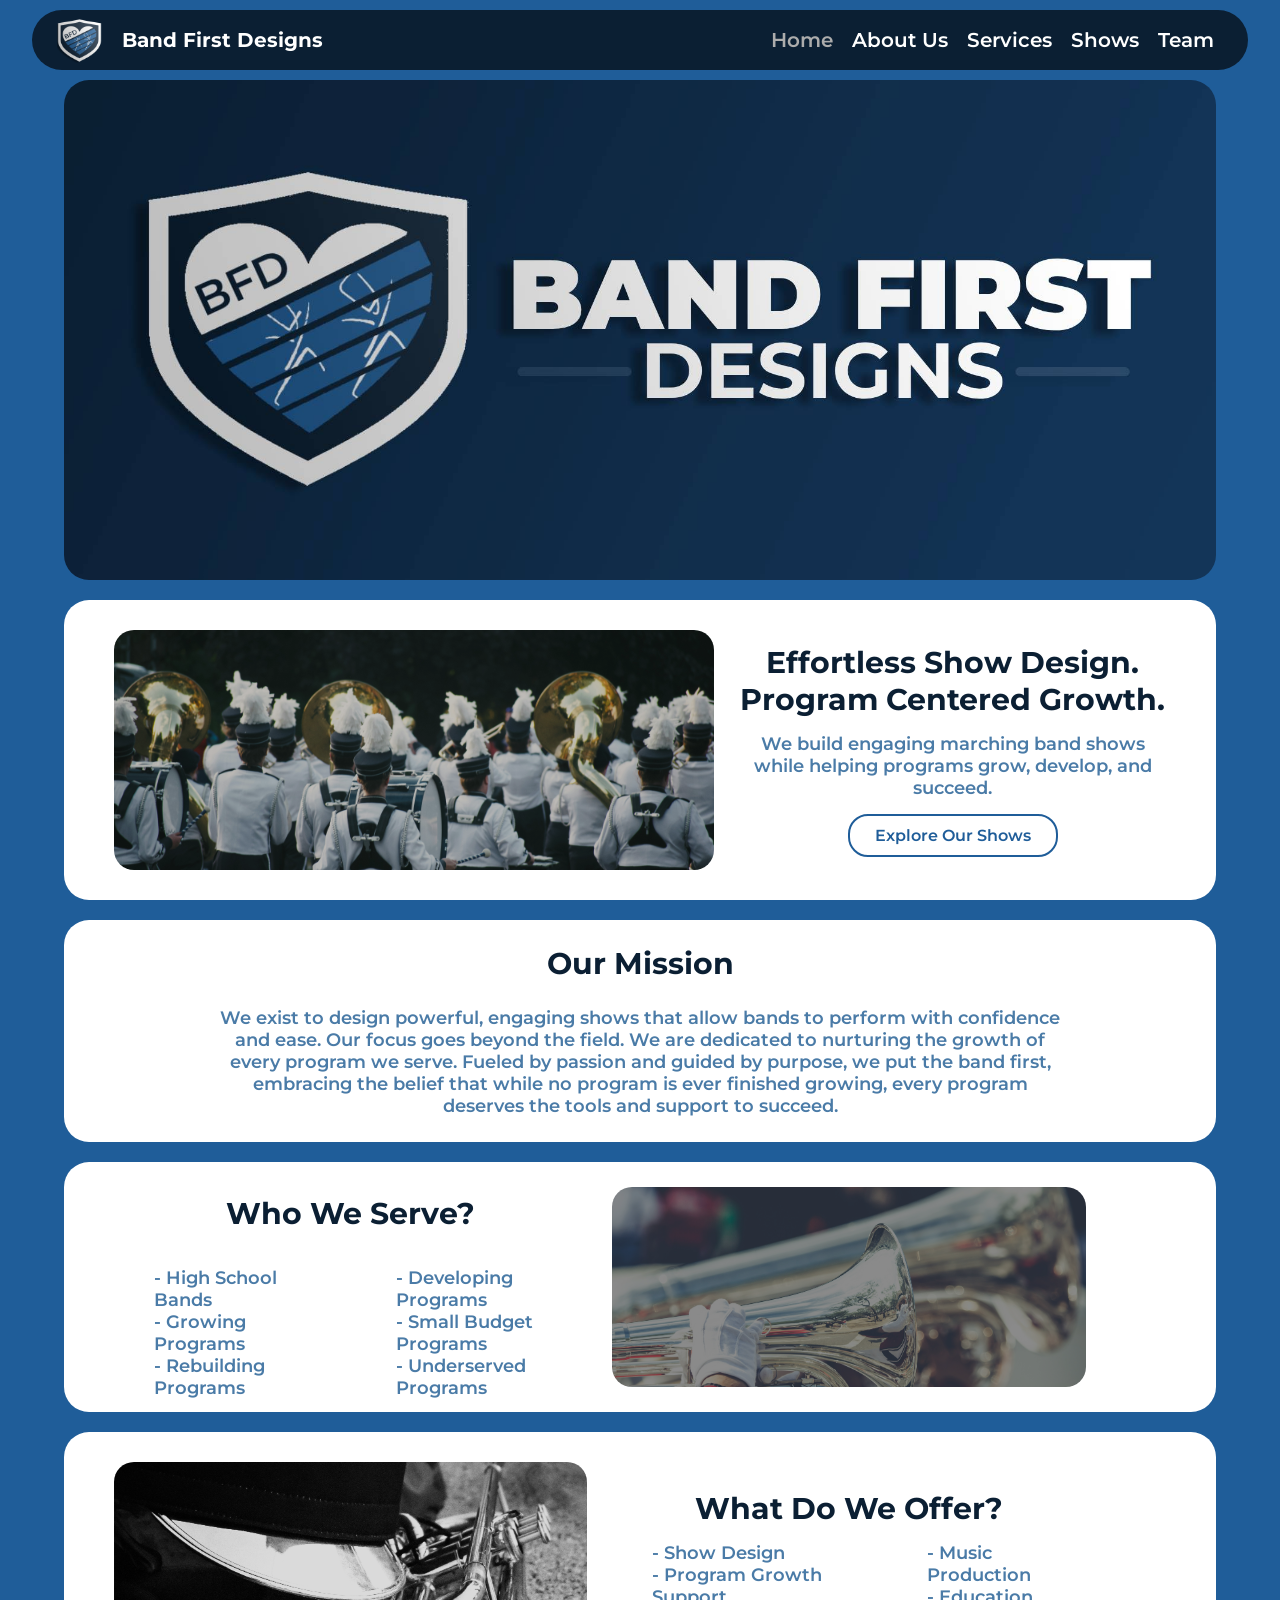
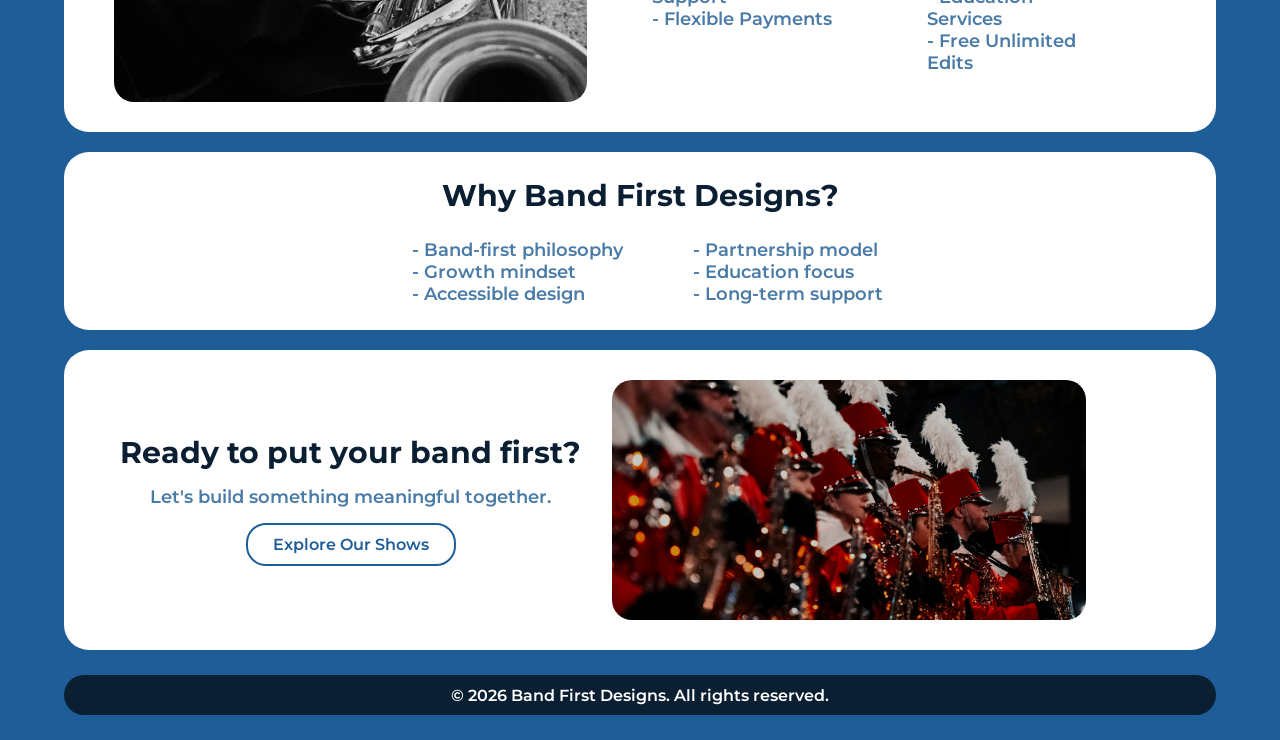
<file: index.html>
<!doctype html>
<html lang="en">
  <head>
    <meta charset="UTF-8" />
    <meta name="viewport" content="width=device-width, initial-scale=1.0" />
    <title>Home | Band First Designs</title>
    <link
      href="https://fonts.googleapis.com/css2?family=Material+Symbols+Outlined"
      rel="stylesheet"
    />
    <link rel="stylesheet" href="css/style.css" />
    <link rel="stylesheet" href="css/home.css" />
    <link rel="shortcut icon" href="img/BFD_Logo.png" type="image/x-icon" />
  </head>
  <body>
    <header>
      <div class="headerContainer">
        <div class="logoContainer">
          <img
            src="img/BFD_Logo.png"
            alt="Band First Designs Logo"
            class="logo"
          />
          <h2>Band First Designs</h2>
        </div>
        <button class="menuToggle">
          <span class="material-symbols-outlined">menu</span>
        </button>
        <nav>
          <ul>
            <li><a href="index.html" class="navActive">Home</a></li>
            <li><a href="pages/about.html">About Us</a></li>
            <li><a href="pages/services.html">Services</a></li>
            <li><a href="pages/shows.html">Shows</a></li>
            <li><a href="pages/team.html">Team</a></li>
          </ul>
        </nav>
      </div>
    </header>
    <div class="headerSpace"></div>
    <div class="headerImg"></div>
    <section>
      <div class="homeHero">
        <div class="img imgMobile"></div>
        <div class="content">
          <h3>
            Effortless Show Design. <br />
            Program Centered Growth.
          </h3>
          <p>
            We build engaging marching band shows while helping programs grow,
            develop, and succeed.
          </p>
          <a href="pages/shows.html" class="button">Explore Our Shows</a>
        </div>
      </div>
      <div class="mission">
        <div class="content">
          <h3>Our Mission</h3>
          <p>
            We exist to design powerful, engaging shows that allow bands to
            perform with confidence and ease. Our focus goes beyond the field.
            We are dedicated to nurturing the growth of every program we serve.
            Fueled by passion and guided by purpose, we put the band first,
            embracing the belief that while no program is ever finished growing,
            every program deserves the tools and support to succeed.
          </p>
        </div>
      </div>
      <div class="serve">
        <div class="content">
          <div class="imgMobile"></div>
          <h3>Who We Serve?</h3>
          <div class="list">
            <div class="first">
              <ul>
                <li>- High School Bands</li>
                <li>- Growing Programs</li>
                <li>- Rebuilding Programs</li>
              </ul>
            </div>
            <div class="second">
              <ul>
                <li>- Developing Programs</li>
                <li>- Small Budget Programs</li>
                <li>- Underserved Programs</li>
              </ul>
            </div>
          </div>
        </div>
        <div class="img"></div>
      </div>
      <div class="offer">
        <div class="img imgMobile"></div>
        <div class="content">
          <h3>What Do We Offer?</h3>
          <div class="list">
            <div class="first">
              <ul>
                <li>- Show Design</li>
                <li>- Program Growth Support</li>
                <li>- Flexible Payments</li>
              </ul>
            </div>
            <div class="second">
              <ul>
                <li>- Music Production</li>
                <li>- Education Services</li>
                <li>- Free Unlimited Edits</li>
              </ul>
            </div>
          </div>
        </div>
      </div>
      <div class="why">
        <div class="content">
          <h3>Why Band First Designs?</h3>
          <div class="list">
            <div class="first">
              <ul>
                <li>- Band-first philosophy</li>
                <li>- Growth mindset</li>
                <li>- Accessible design</li>
              </ul>
            </div>
            <div class="second">
              <ul>
                <li>- Partnership model</li>
                <li>- Education focus</li>
                <li>- Long-term support</li>
              </ul>
            </div>
          </div>
        </div>
      </div>
      <div class="bandFirst">
        <div class="imgMobile"></div>
        <div class="content">
          <h3>Ready to put your band first?</h3>
          <p>Let's build something meaningful together.</p>
          <a href="pages/shows.html" class="button">Explore Our Shows</a>
        </div>
        <div class="img"></div>
      </div>
    </section>
    <footer>
      <div class="footerContainer">
        <p>&copy; 2026 Band First Designs. All rights reserved.</p>
      </div>
    </footer>
    <script src="js/moblie.js"></script>
  </body>
</html>
</file>
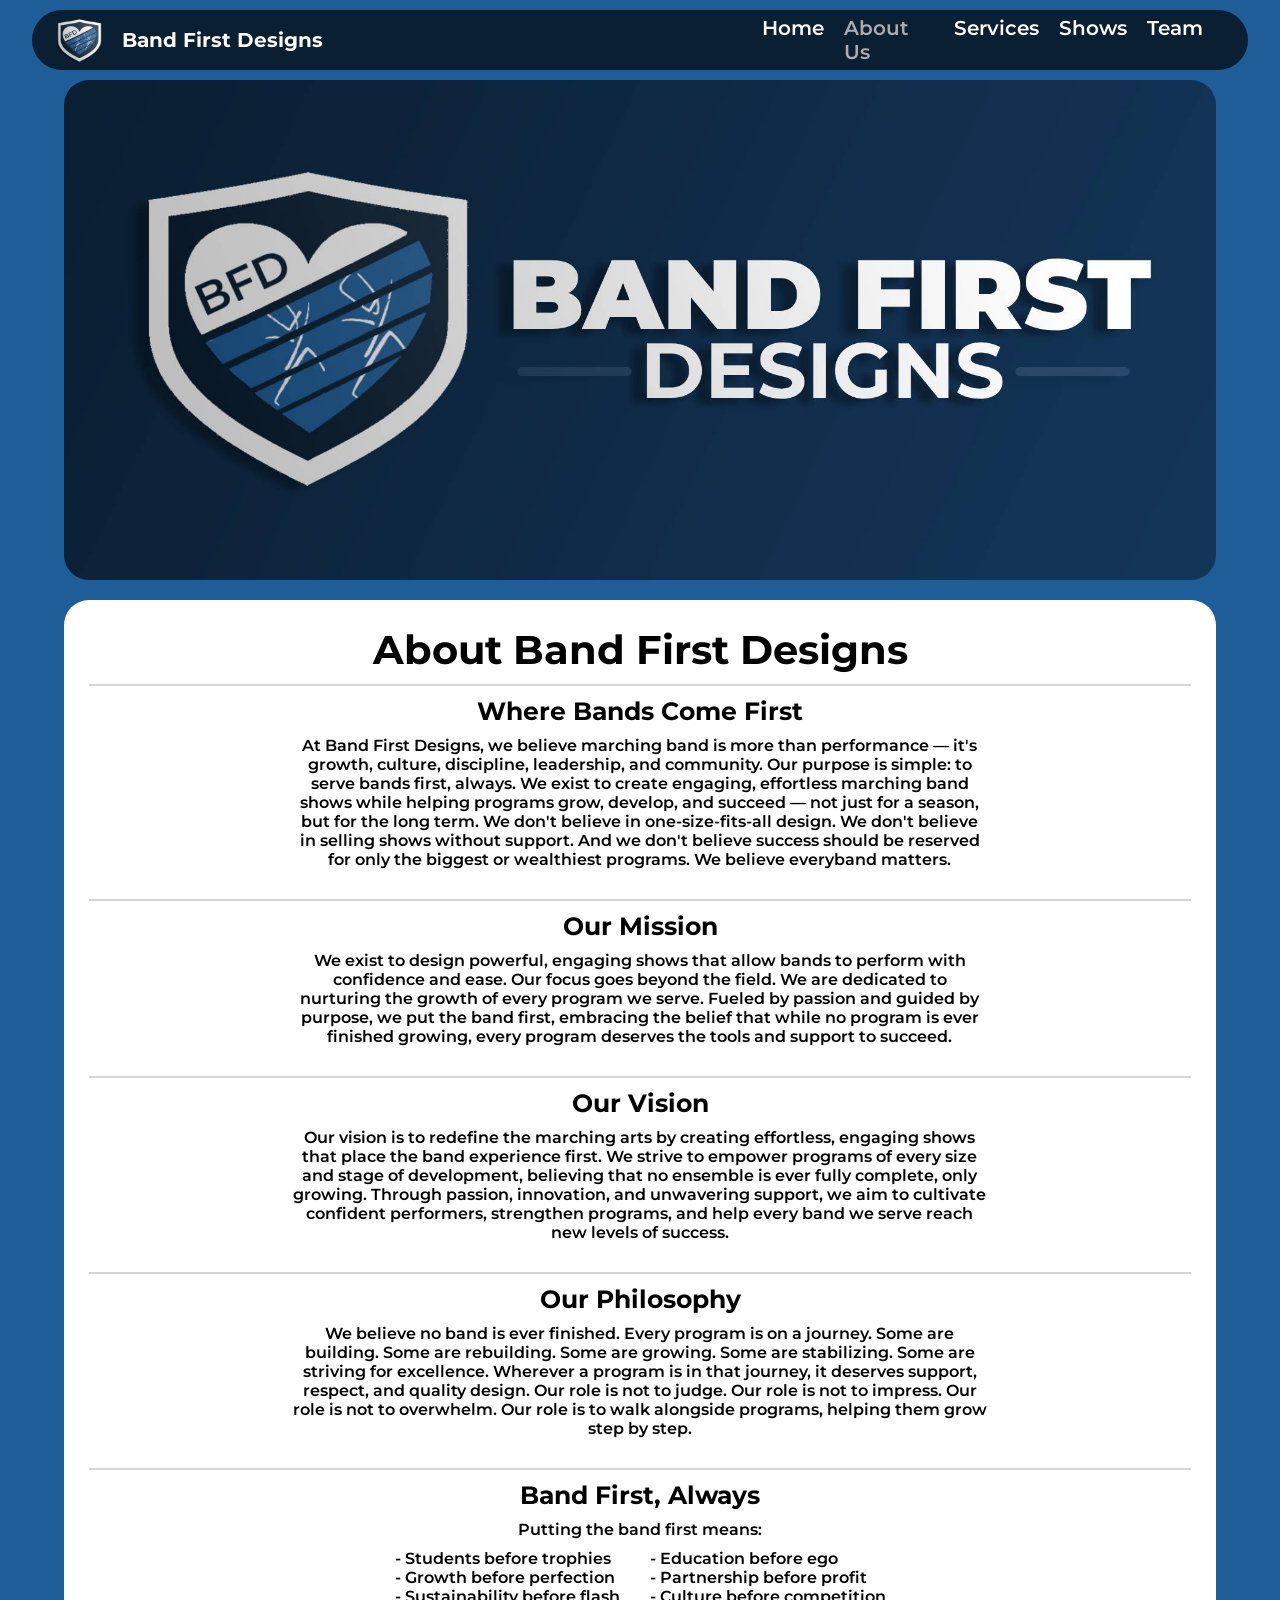
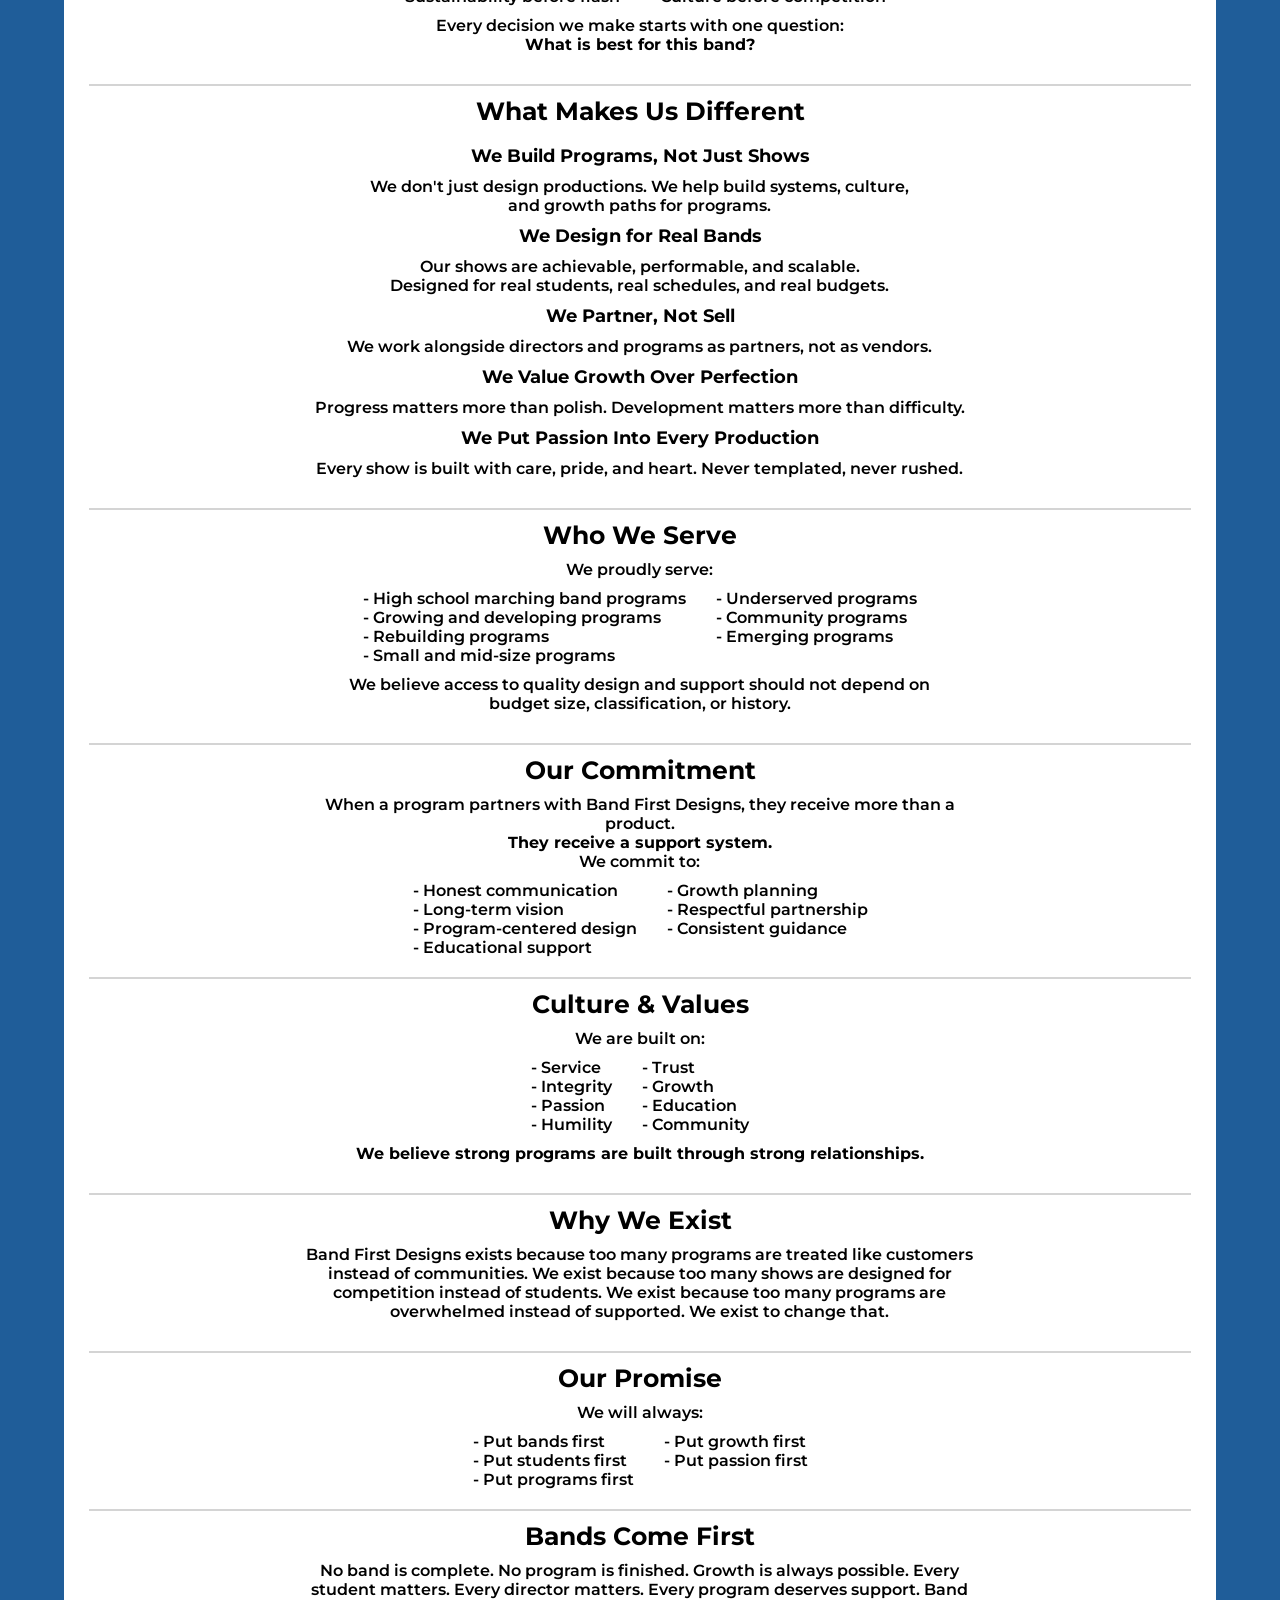
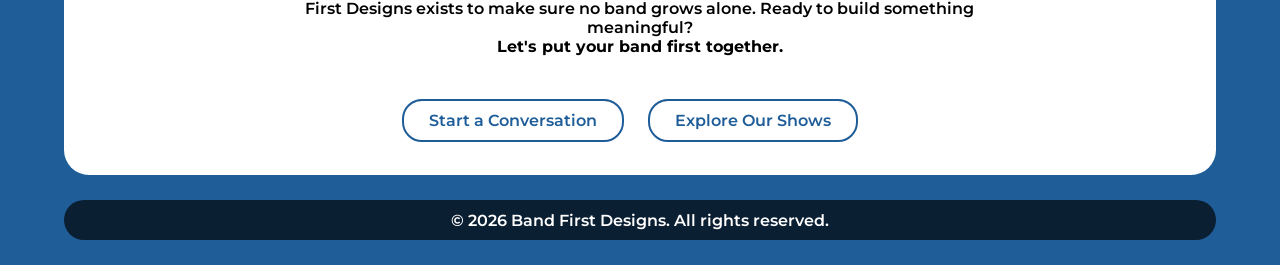
<file: pages/about.html>
<!doctype html>
<html lang="en">
  <head>
    <meta charset="UTF-8" />
    <meta name="viewport" content="width=device-width, initial-scale=1.0" />
    <title>About Us | Band First Designs</title>
    <link
      href="https://fonts.googleapis.com/css2?family=Material+Symbols+Outlined"
      rel="stylesheet"
    />
    <link rel="stylesheet" href="../css/style.css" />
    <link rel="stylesheet" href="../css/about.css" />
    <link rel="shortcut icon" href="../img/BFD_Logo.png" type="image/x-icon" />
  </head>
  <body>
    <header>
      <div class="headerContainer">
        <div class="logoContainer">
          <img
            src="../img/BFD_Logo.png"
            alt="Band First Designs Logo"
            class="logo"
          />
          <h2>Band First Designs</h2>
        </div>
        <button class="menuToggle">
          <span class="material-symbols-outlined">menu</span>
        </button>
        <nav>
          <ul>
            <li><a href="../index.html">Home</a></li>
            <li><a href="about.html" class="navActive">About Us</a></li>
            <li><a href="services.html">Services</a></li>
            <li><a href="shows.html">Shows</a></li>
            <li><a href="team.html">Team</a></li>
          </ul>
        </nav>
      </div>
    </header>
    <div class="headerSpace"></div>
    <div class="headerImg"></div>
    <section>
      <h1>About Band First Designs</h1>
      <div class="content">
        <h3>Where Bands Come First</h3>
        <p>
          At Band First Designs, we believe marching band is more than
          performance — it's growth, culture, discipline, leadership, and
          community. Our purpose is simple: to serve bands first, always. We
          exist to create engaging, effortless marching band shows while helping
          programs grow, develop, and succeed — not just for a season, but for
          the long term. We don't believe in one-size-fits-all design. We don't
          believe in selling shows without support. And we don't believe success
          should be reserved for only the biggest or wealthiest programs. We
          believe everyband matters.
        </p>
      </div>
      <div class="content">
        <h3>Our Mission</h3>
        <p>
          We exist to design powerful, engaging shows that allow bands to
          perform with confidence and ease. Our focus goes beyond the field. We
          are dedicated to nurturing the growth of every program we serve.
          Fueled by passion and guided by purpose, we put the band first,
          embracing the belief that while no program is ever finished growing,
          every program deserves the tools and support to succeed.
        </p>
      </div>
      <div class="content">
        <h3>Our Vision</h3>
        <p>
          Our vision is to redefine the marching arts by creating effortless,
          engaging shows that place the band experience first. We strive to
          empower programs of every size and stage of development, believing
          that no ensemble is ever fully complete, only growing. Through
          passion, innovation, and unwavering support, we aim to cultivate
          confident performers, strengthen programs, and help every band we
          serve reach new levels of success.
        </p>
      </div>
      <div class="content">
        <h3>Our Philosophy</h3>
        <p>
          We believe no band is ever finished. Every program is on a journey.
          Some are building. Some are rebuilding. Some are growing. Some are
          stabilizing. Some are striving for excellence. Wherever a program is
          in that journey, it deserves support, respect, and quality design. Our
          role is not to judge. Our role is not to impress. Our role is not to
          overwhelm. Our role is to walk alongside programs, helping them grow
          step by step.
        </p>
      </div>
      <div class="content">
        <h3>Band First, Always</h3>
        <p>Putting the band first means:</p>
        <div class="list">
          <div class="firstList">
            <ul>
              <li>- Students before trophies</li>
              <li>- Growth before perfection</li>
              <li>- Sustainability before flash</li>
            </ul>
          </div>
          <div class="secondList">
            <ul>
              <li>- Education before ego</li>
              <li>- Partnership before profit</li>
              <li>- Culture before competition</li>
            </ul>
          </div>
        </div>
        <p>
          Every decision we make starts with one question:
          <br />
          <span class="bold">What is best for this band?</span>
        </p>
      </div>
      <div class="content">
        <h3>What Makes Us Different</h3>
        <br />
        <h4>We Build Programs, Not Just Shows</h4>
        <p>
          We don't just design productions. We help build systems, culture,
          <br />
          and growth paths for programs.
        </p>
        <h4>We Design for Real Bands</h4>
        <p>
          Our shows are achievable, performable, and scalable.
          <br />
          Designed for real students, real schedules, and real budgets.
        </p>
        <h4>We Partner, Not Sell</h4>
        <p>
          We work alongside directors and programs as partners, not as vendors.
        </p>
        <h4>We Value Growth Over Perfection</h4>
        <p>
          Progress matters more than polish. Development matters more than
          difficulty.
        </p>
        <h4>We Put Passion Into Every Production</h4>
        <p>
          Every show is built with care, pride, and heart. Never templated,
          never rushed.
        </p>
      </div>
      <div class="content">
        <h3>Who We Serve</h3>
        <p>We proudly serve:</p>
        <div class="list">
          <div class="firstList">
            <ul>
              <li>- High school marching band programs</li>
              <li>- Growing and developing programs</li>
              <li>- Rebuilding programs</li>
              <li>- Small and mid-size programs</li>
            </ul>
          </div>
          <div class="secondList">
            <ul>
              <li>- Underserved programs</li>
              <li>- Community programs</li>
              <li>- Emerging programs</li>
            </ul>
          </div>
        </div>
        <p>
          We believe access to quality design and support should not depend on
          <br />
          budget size, classification, or history.
        </p>
      </div>
      <div class="content">
        <h3>Our Commitment</h3>
        <p>
          When a program partners with Band First Designs, they receive more
          than a product.
          <br />
          <span class="bold">They receive a support system.</span>
          <br />
          We commit to:
        </p>
        <div class="list">
          <div class="firstList">
            <ul>
              <li>- Honest communication</li>
              <li>- Long-term vision</li>
              <li>- Program-centered design</li>
              <li>- Educational support</li>
            </ul>
          </div>
          <div class="secondList">
            <ul>
              <li>- Growth planning</li>
              <li>- Respectful partnership</li>
              <li>- Consistent guidance</li>
            </ul>
          </div>
        </div>
      </div>
      <div class="content">
        <h3>Culture & Values</h3>
        <p>We are built on:</p>
        <div class="list">
          <div class="firstList">
            <ul>
              <li>- Service</li>
              <li>- Integrity</li>
              <li>- Passion</li>
              <li>- Humility</li>
            </ul>
          </div>
          <div class="secondList">
            <ul>
              <li>- Trust</li>
              <li>- Growth</li>
              <li>- Education</li>
              <li>- Community</li>
            </ul>
          </div>
        </div>
        <p>
          <span class="bold"
            >We believe strong programs are built through strong
            relationships.</span
          >
        </p>
      </div>
      <div class="content">
        <h3>Why We Exist</h3>
        <p>
          Band First Designs exists because too many programs are treated like
          customers instead of communities. We exist because too many shows are
          designed for competition instead of students. We exist because too
          many programs are overwhelmed instead of supported. We exist to change
          that.
        </p>
      </div>
      <div class="content">
        <h3>Our Promise</h3>
        <p>We will always:</p>
        <div class="list">
          <div class="firstList">
            <ul>
              <li>- Put bands first</li>
              <li>- Put students first</li>
              <li>- Put programs first</li>
            </ul>
          </div>
          <div class="secondList">
            <ul>
              <li>- Put growth first</li>
              <li>- Put passion first</li>
            </ul>
          </div>
        </div>
      </div>
      <div class="content">
        <h3>Bands Come First</h3>
        <p>
          No band is complete. No program is finished. Growth is always
          possible. Every student matters. Every director matters. Every program
          deserves support. Band First Designs exists to make sure no band grows
          alone. Ready to build something meaningful?
          <br />
          <span class="bold">Let's put your band first together.</span>
        </p>
      </div>
      <div class="buttonContainer">
        <a href="https://discord.gg/7jD4zn3Qxz" class="button" target="_blank"
          >Start a Conversation</a
        >
        <a href="../pages/shows.html" class="button">Explore Our Shows</a>
      </div>
    </section>
    <footer>
      <div class="footerContainer">
        <p>&copy; 2026 Band First Designs. All rights reserved.</p>
      </div>
    </footer>
    <script src="../js/moblie.js"></script>
  </body>
</html>
</file>
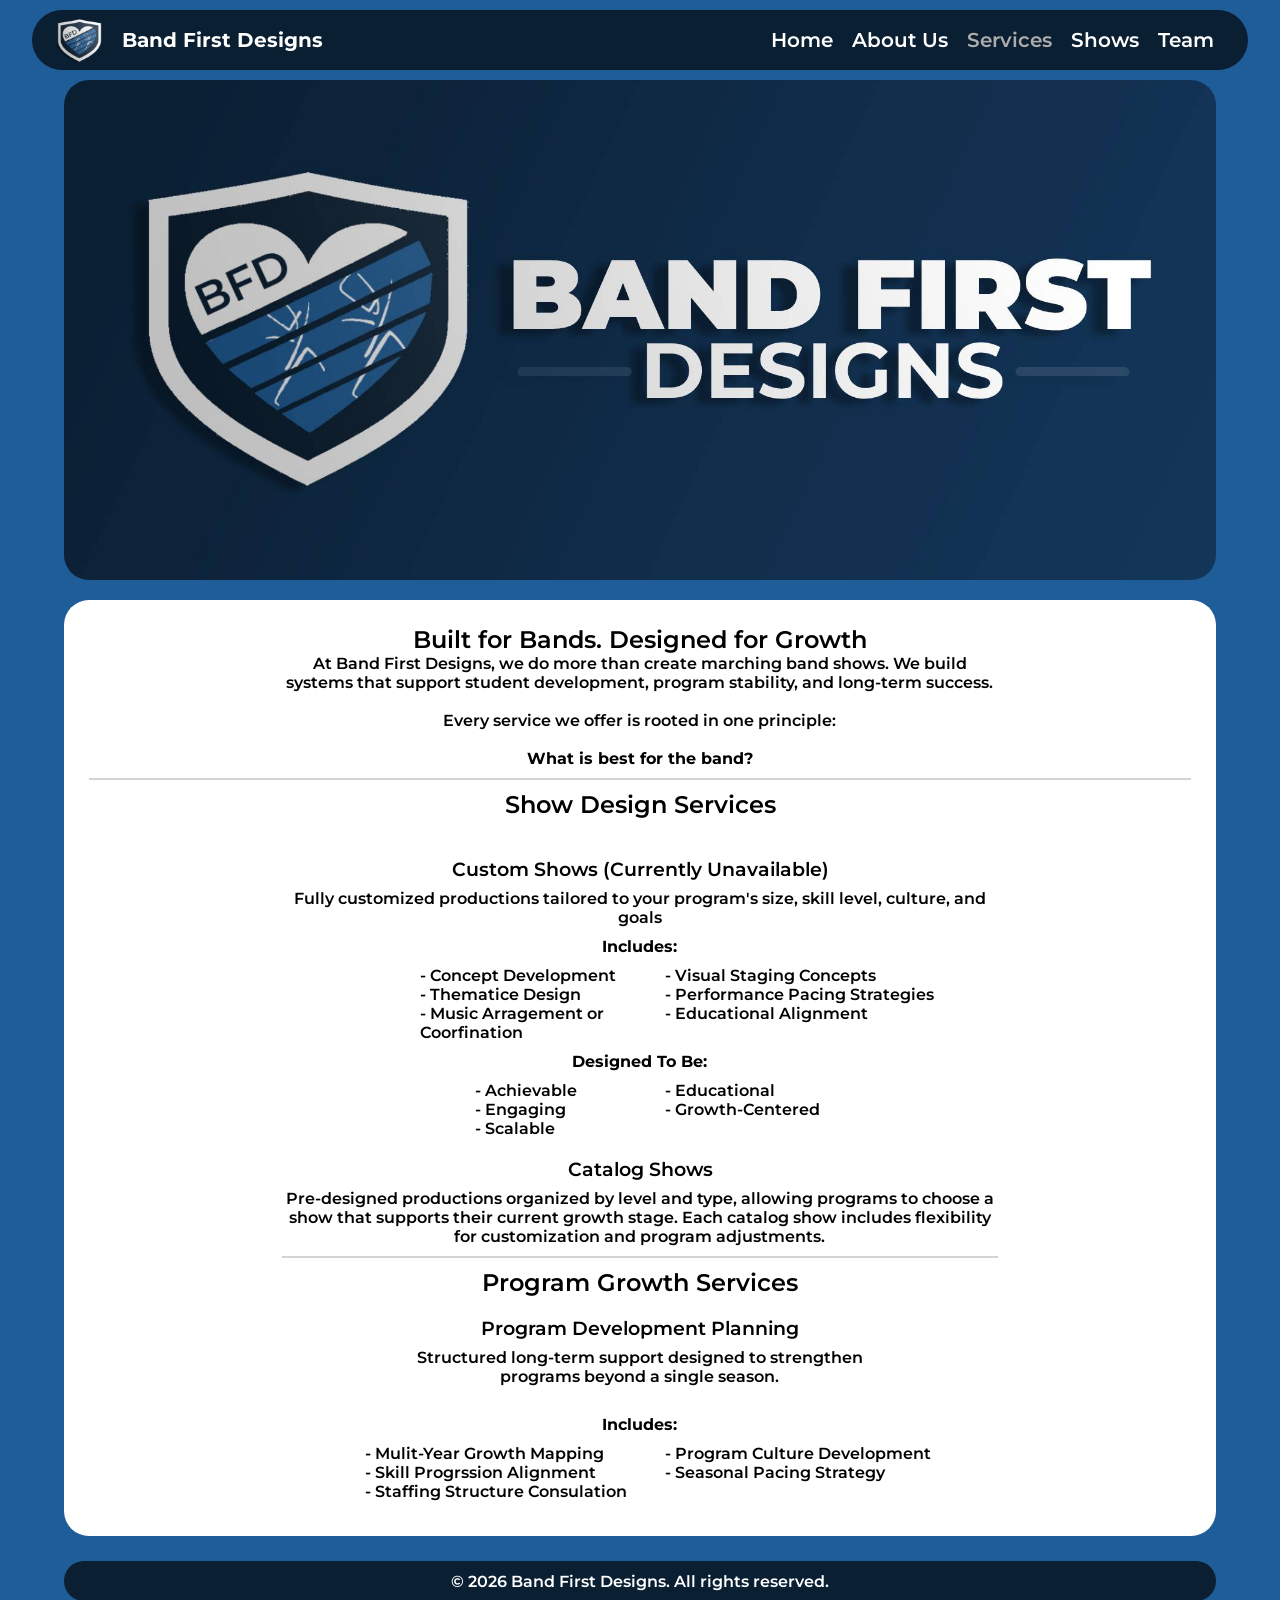
<file: pages/services.html>
<!doctype html>
<html lang="en">
  <head>
    <meta charset="UTF-8" />
    <meta name="viewport" content="width=device-width, initial-scale=1.0" />
    <title>Services | Band First Designs</title>
    <link
      href="https://fonts.googleapis.com/css2?family=Material+Symbols+Outlined"
      rel="stylesheet"
    />
    <link rel="stylesheet" href="../css/services.css" />
    <link rel="stylesheet" href="../css/style.css" />
    <link rel="shortcut icon" href="../img/BFD_Logo.png" type="image/x-icon" />
  </head>
  <body>
    <header>
      <div class="headerContainer">
        <div class="logoContainer">
          <img
            src="../img/BFD_Logo.png"
            alt="Band First Designs Logo"
            class="logo"
          />
          <h2>Band First Designs</h2>
        </div>
        <button class="menuToggle">
          <span class="material-symbols-outlined">menu</span>
        </button>
        <nav>
          <ul>
            <li><a href="../index.html">Home</a></li>
            <li><a href="about.html">About Us</a></li>
            <li><a href="services.html" class="navActive">Services</a></li>
            <li><a href="shows.html">Shows</a></li>
            <li><a href="team.html">Team</a></li>
          </ul>
        </nav>
      </div>
    </header>
    <div class="headerSpace"></div>
    <div class="headerImg"></div>
    <section>
      <div class="growth">
        <h2>Built for Bands. Designed for Growth</h2>
        <p>
          At Band First Designs, we do more than create marching band shows. We
          build systems that support student development, program stability, and
          long-term success.
        </p>
        <br />
        <p>Every service we offer is rooted in one principle:</p>
        <br />
        <p class="bold">What is best for the band?</p>
      </div>
      <div class="show">
        <div class="content">
          <h2>Show Design Services</h2>
          <br />
          <h3>Custom Shows (Currently Unavailable)</h3>
          <p>
            Fully customized productions tailored to your program's size, skill
            level, culture, and goals
          </p>
          <p class="bold title">Includes:</p>
          <div class="list">
            <div class="firstList customFirstList">
              <ul>
                <li>- Concept Development</li>
                <li>- Thematice Design</li>
                <li>- Music Arragement or Coorfination</li>
              </ul>
            </div>
            <div class="secondList">
              <ul>
                <li>- Visual Staging Concepts</li>
                <li>- Performance Pacing Strategies</li>
                <li>- Educational Alignment</li>
              </ul>
            </div>
          </div>
          <p class="bold title">Designed To Be:</p>
          <div class="list">
            <div class="firstList designFirstList">
              <ul>
                <li>- Achievable</li>
                <li>- Engaging</li>
                <li>- Scalable</li>
              </ul>
            </div>
            <div class="secondList">
              <ul>
                <li>- Educational</li>
                <li>- Growth-Centered</li>
              </ul>
            </div>
          </div>
          <h3>Catalog Shows</h3>
          <p>
            Pre-designed productions organized by level and type, allowing
            programs to choose a show that supports their current growth stage.
            Each catalog show includes flexibility for customization and program
            adjustments.
          </p>
        </div>
        <div class="growth">
          <div class="content">
            <h2>Program Growth Services</h2>
            <h3>Program Development Planning</h3>
            <p>
              Structured long-term support designed to strengthen programs
              beyond a single season.
            </p>
            <br />
            <p class="bold title">Includes:</p>
            <div class="list">
              <div class="firstList">
                <ul>
                  <li>- Mulit-Year Growth Mapping</li>
                  <li>- Skill Progrssion Alignment</li>
                  <li>- Staffing Structure Consulation</li>
                </ul>
              </div>
              <div class="secondList">
                <ul>
                  <li>- Program Culture Development</li>
                  <li>- Seasonal Pacing Strategy</li>
                </ul>
              </div>
            </div>
          </div>
        </div>
      </div>
    </section>
    <footer>
      <div class="footerContainer">
        <p>&copy; 2026 Band First Designs. All rights reserved.</p>
      </div>
    </footer>
    <script src="../js/moblie.js"></script>
  </body>
</html>
</file>
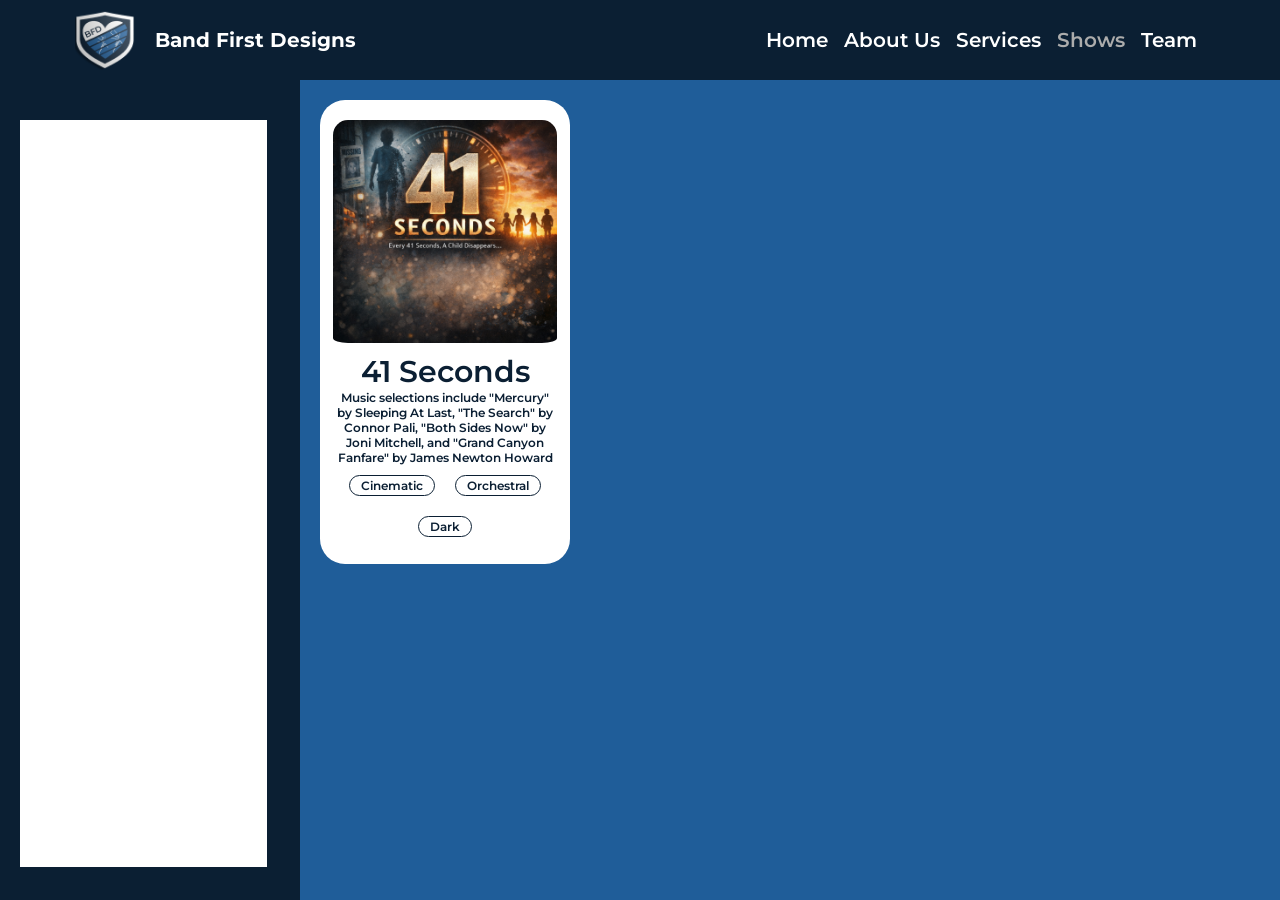
<file: pages/shows.html>
<!doctype html>
<html lang="en">
  <head>
    <meta charset="UTF-8" />
    <meta name="viewport" content="width=device-width, initial-scale=1.0" />
    <title>Shows | Band First Designs</title>
    <link rel="stylesheet" href="../css/style.css" />
    <link rel="stylesheet" href="../css/show.css" />
    <link rel="shortcut icon" href="../img/BFD_Logo.png" type="image/x-icon" />
  </head>
  <body>
    <aside>
      <div class="headerAreaSpace"></div>
      <div class="filters"></div>
    </aside>
    <header>
      <div class="headerContainer">
        <div class="logoContainer">
          <img
            src="../img/BFD_Logo.png"
            alt="Band First Designs Logo"
            class="logo"
          />
          <h2>Band First Designs</h2>
        </div>
        <nav>
          <ul>
            <li><a href="../index.html">Home</a></li>
            <li><a href="about.html">About Us</a></li>
            <li><a href="services.html">Services</a></li>
            <li><a href="shows.html" class="navActive">Shows</a></li>
            <li><a href="team.html">Team</a></li>
          </ul>
        </nav>
      </div>
    </header>
    <div class="headerAreaSpace"></div>
    <div class="main-content">
      <div class="shows">
        <!-- Row 1, 6 Elements per Row-->
        <a href="shows/forthy-one-seconds.html" id="dark">
          <div class="showSelection">
            <img
              src="../img/show/forthyOneSeconds/41_Seconds_Logo.png"
              alt=""
            />
            <h1>41 Seconds</h1>
            <p>
              Music selections include "Mercury" by Sleeping At Last, "The
              Search" by Connor Pali, "Both Sides Now" by Joni Mitchell, and
              "Grand Canyon Fanfare" by James Newton Howard
            </p>
            <div class="tags">
              <div class="tag"><p>Cinematic</p></div>
              <div class="tag"><p>Orchestral</p></div>
              <div class="tag"><p>Dark</p></div>
            </div>
          </div>
        </a>
        <!--
        <a href="shows/">
          <div class="showSelection">
            <img src="../img/placeholder.jpg" alt="" />
            <h1>Show Selection</h1>
            <p>Little About The Show</p>
          </div>
        </a>
        <a href="shows/">
          <div class="showSelection">
            <img src="../img/placeholder.jpg" alt="" />
            <h1>Show Selection</h1>
            <p>Little About The Show</p>
          </div>
        </a>
        <a href="shows/">
          <div class="showSelection">
            <img src="../img/placeholder.jpg" alt="" />
            <h1>Show Selection</h1>
            <p>Little About The Show</p>
          </div>
        </a>
        <a href="shows/">
          <div class="showSelection">
            <img src="../img/placeholder.jpg" alt="" />
            <h1>Show Selection</h1>
            <p>Little About The Show</p>
          </div>
        </a>
        <a href="shows/">
          <div class="showSelection">
            <img src="../img/placeholder.jpg" alt="" />
            <h1>Show Selection</h1>
            <p>Little About The Show</p>
          </div>
        </a>
        -->
      </div>
    </div>
  </body>
</html>
</file>
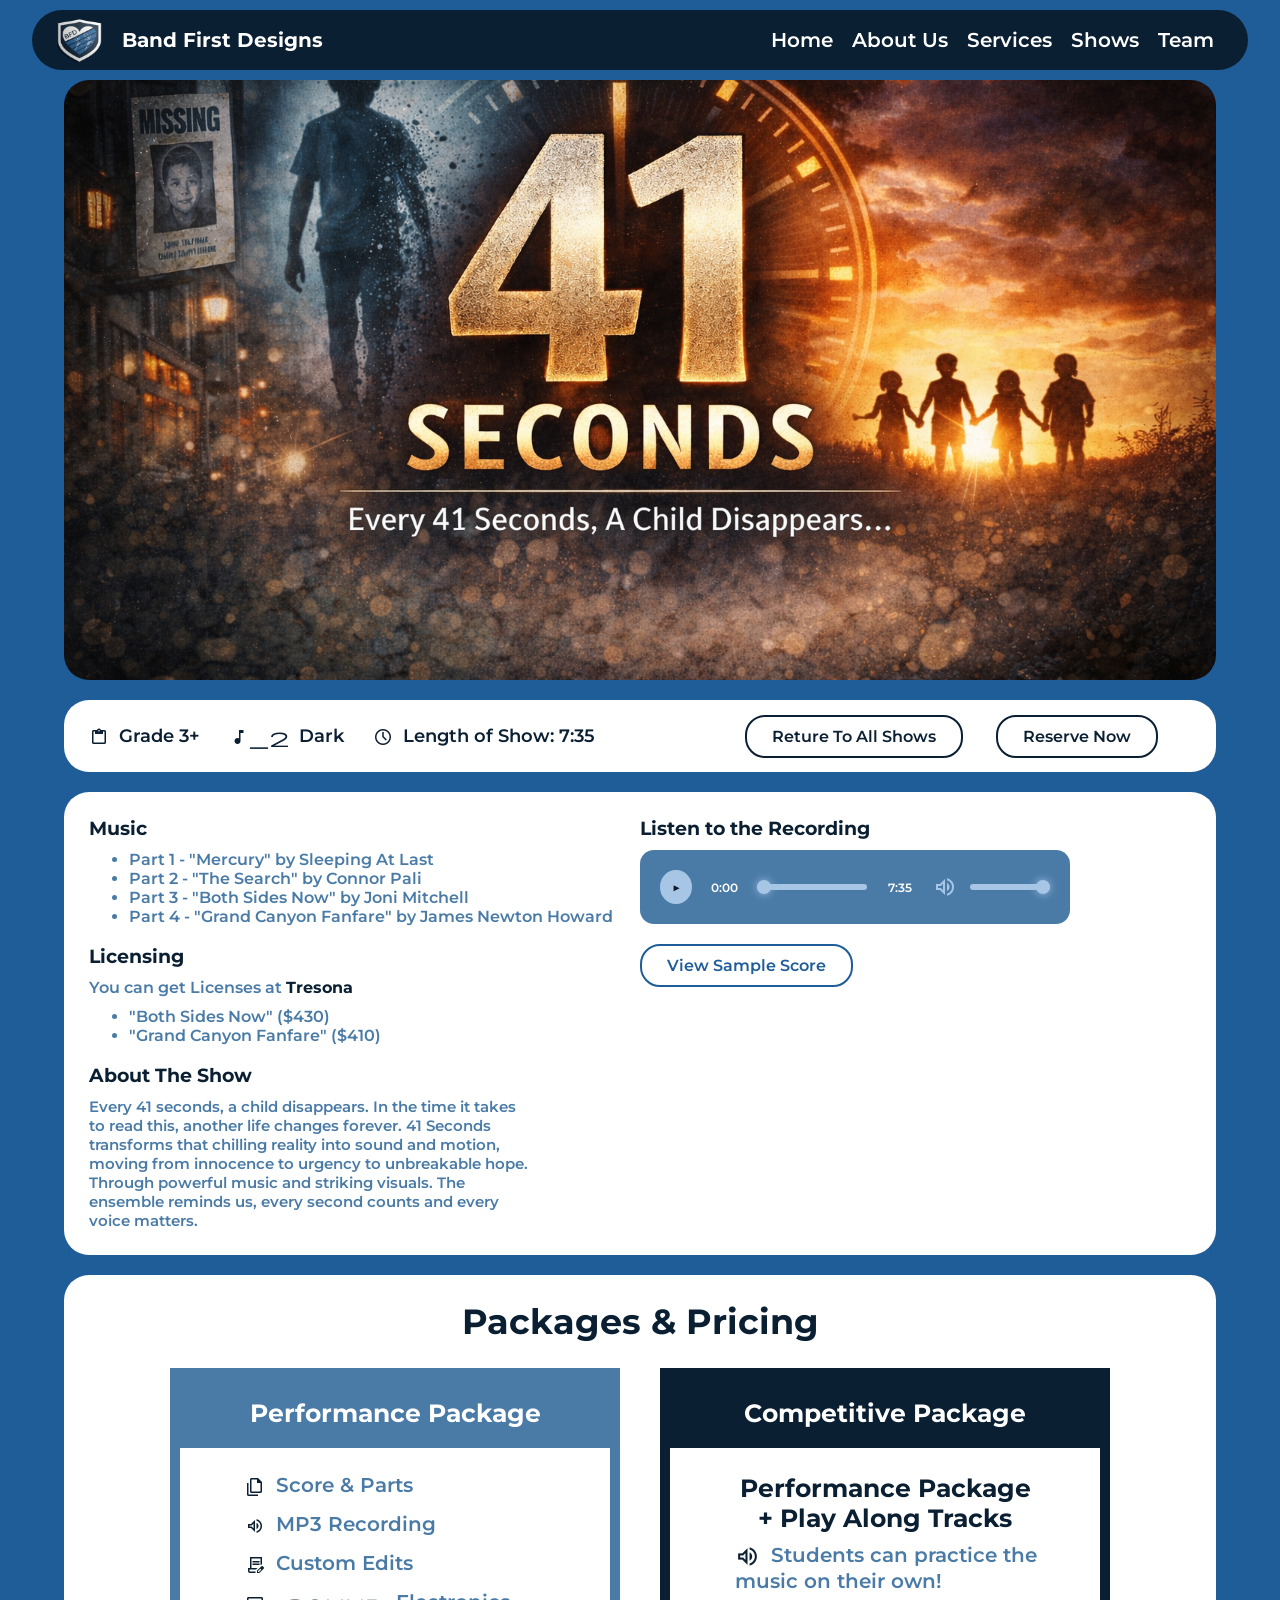
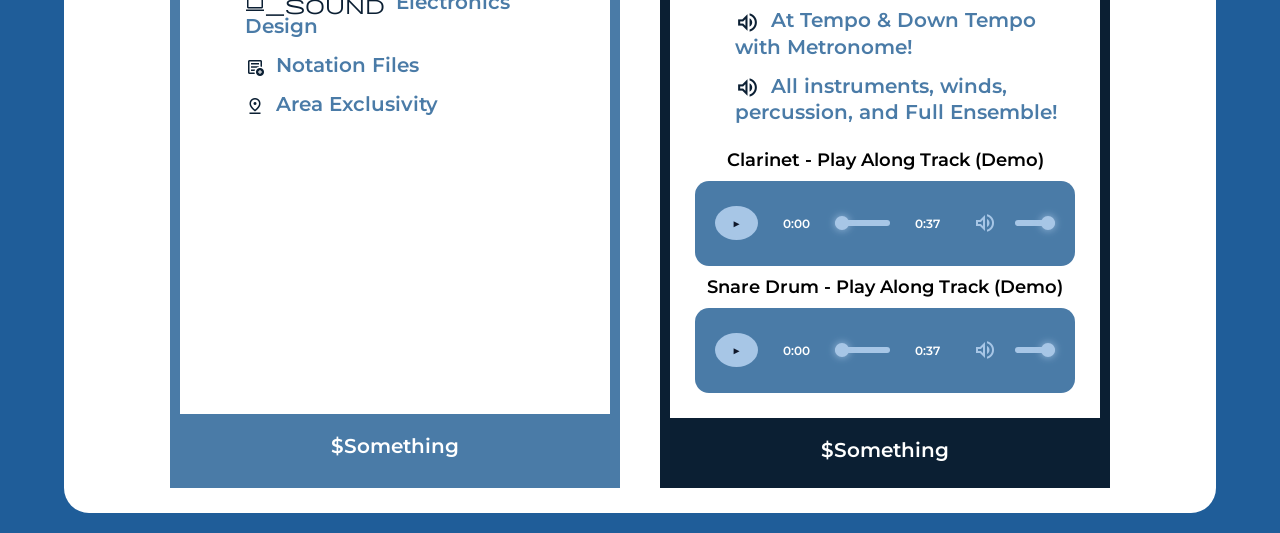
<file: pages/shows/forthy-one-seconds.html>
<!doctype html>
<html lang="en">
  <head>
    <meta charset="UTF-8" />
    <meta name="viewport" content="width=device-width, initial-scale=1.0" />
    <title>41 Seconds | Band First Designs</title>
    <link
      rel="stylesheet"
      href="https://fonts.googleapis.com/css2?family=Material+Symbols+Outlined:opsz,wght,FILL,GRAD@24,400,0,0&"
    />
    <link rel="stylesheet" href="../../css/style.css" />
    <link rel="stylesheet" href="../../css/audioPlayer.css" />
    <link rel="stylesheet" href="../../css/show/41_Seconds.css" />
    <link
      rel="shortcut icon"
      href="../../img/BFD_Logo.png"
      type="image/x-icon"
    />
  </head>
  <body>
    <header>
      <div class="headerContainer">
        <div class="logoContainer">
          <img
            src="../../img/BFD_Logo.png"
            alt="Band First Designs Logo"
            class="logo"
          />
          <h2>Band First Designs</h2>
        </div>
        <nav>
          <ul>
            <li><a href="../../index.html">Home</a></li>
            <li><a href="../about.html">About Us</a></li>
            <li><a href="../services.html">Services</a></li>
            <li><a href="../shows.html">Shows</a></li>
            <li><a href="../team.html">Team</a></li>
          </ul>
        </nav>
      </div>
    </header>
    <div class="headerSpace"></div>
    <div class="headerImg"></div>
    <section class="firstSection">
      <div class="basicInfo">
        <p>
          <span class="material-symbols-outlined icon"> content_paste </span>
          Grade 3+
        </p>
        <p>
          <span class="material-symbols-outlined icon"> music_note_2 </span>
          Dark
        </p>
        <p>
          <span class="material-symbols-outlined icon"> schedule </span> Length
          of Show: 7:35
        </p>
      </div>
      <div></div>
      <div class="buttons">
        <a href="../shows.html" class="secondaryButton">Reture To All Shows</a>
        <div class="spaceMaker"></div>
        <a href="../error.html" class="secondaryButton">Reserve Now</a>
        <div class="spaceMaker"></div>
        <div class="spaceMaker"></div>
      </div>
    </section>
    <section class="music">
      <div class="musicSelections">
        <h3>Music</h3>
        <ul>
          <li>Part 1 - "Mercury" by Sleeping At Last</li>
          <li>Part 2 - "The Search" by Connor Pali</li>
          <li>Part 3 - "Both Sides Now" by Joni Mitchell</li>
          <li>Part 4 - "Grand Canyon Fanfare" by James Newton Howard</li>
        </ul>
        <br />
        <h3>Licensing</h3>
        <p class="licensing">
          You can get Licenses at
          <a class="link" target="_blank" href="https://tresonamusic.com/"
            >Tresona</a
          >
        </p>
        <ul>
          <li>"Both Sides Now" ($430)</li>
          <li>"Grand Canyon Fanfare" ($410)</li>
        </ul>
        <br />
        <h3>About The Show</h3>
        <p class="showDescription">
          Every 41 seconds, a child disappears. In the time it takes to read
          this, another life changes forever. 41 Seconds transforms that
          chilling reality into sound and motion, moving from innocence to
          urgency to unbreakable hope. Through powerful music and striking
          visuals. The ensemble reminds us, every second counts and every voice
          matters.
        </p>
      </div>
      <div class="playShow">
        <h3>Listen to the Recording</h3>
        <div class="player">
          <audio
            class="js-audio"
            src="../../audio/forthyOneSeconds/41-seconds.mp3"
            preload="metadata"
          ></audio>
          <button class="js-play">▶</button>
          <div class="time"><span class="js-current">0:00</span></div>
          <input class="js-progress" type="range" value="0" />
          <div class="time"><span class="js-duration">0:00</span></div>
          <button class="iconBtn js-volumeIcon" type="button">
            <span class="material-symbols-outlined js-volumeIconSymbol"
              >volume_up</span
            >
          </button>
          <input
            class="js-volume"
            type="range"
            min="0"
            max="1"
            step="0.01"
            value="1"
          />
        </div>
        <a href="../../scores/41-seconds.pdf" class="button"
          >View Sample Score</a
        >
        <div></div>
      </div>
    </section>
    <section class="pricing">
      <div class="textAbove"><h2>Packages & Pricing</h2></div>
      <div class="packages">
        <div></div>
        <div class="performance">
          <h2>Performance Package</h2>
          <div class="packageContent">
            <ul>
              <li>
                <span class="material-symbols-outlined packageIcon">
                  file_copy
                </span>
                Score & Parts
              </li>
              <li>
                <span class="material-symbols-outlined packageIcon">
                  volume_up
                </span>
                MP3 Recording
              </li>
              <li>
                <span class="material-symbols-outlined packageIcon">
                  contract_edit
                </span>
                Custom Edits
              </li>
              <li>
                <span class="material-symbols-outlined packageIcon">
                  computer_sound
                </span>
                Electronics Design
              </li>
              <li>
                <span class="material-symbols-outlined packageIcon">
                  add_notes
                </span>
                Notation Files
              </li>
              <li>
                <span class="material-symbols-outlined packageIcon">
                  pin_drop
                </span>
                Area Exclusivity
              </li>
            </ul>
          </div>
          <h4>$Something</h4>
        </div>
        <div class="competitive">
          <h2>Competitive Package</h2>
          <div class="packageContent competitiveContent">
            <div>
              <h3>
                Performance Package
                <br />
                + Play Along Tracks
              </h3>
              <ul>
                <li>
                  <span class="material-symbols-outlined competitiveIcon">
                    volume_up
                  </span>
                  Students can practice the music on their own!
                </li>
                <li>
                  <span class="material-symbols-outlined competitiveIcon">
                    volume_up
                  </span>
                  At Tempo & Down Tempo with Metronome!
                </li>
                <li>
                  <span class="material-symbols-outlined competitiveIcon">
                    volume_up
                  </span>
                  All instruments, winds, percussion, and Full Ensemble!
                </li>
              </ul>
            </div>
            <div>
              <h5>Clarinet - Play Along Track (Demo)</h5>
              <div class="player example">
                <audio
                  class="js-audio"
                  src="../../audio/forthyOneSeconds/41-Seconds-Demo-1.mp3"
                  preload="metadata"
                ></audio>

                <button class="js-play">▶</button>
                <div class="time"><span class="js-current">0:00</span></div>
                <input class="js-progress" type="range" value="0" />
                <div class="time"><span class="js-duration">0:00</span></div>
                <button class="iconBtn js-volumeIcon" type="button">
                  <span class="material-symbols-outlined js-volumeIconSymbol"
                    >volume_up</span
                  >
                </button>
                <input
                  class="js-volume"
                  type="range"
                  min="0"
                  max="1"
                  step="0.01"
                  value="1"
                />
              </div>
              <h5>Snare Drum - Play Along Track (Demo)</h5>
              <div class="player example">
                <audio
                  class="js-audio"
                  src="../../audio/forthyOneSeconds/41-Seconds-Demo-2.mp3"
                  preload="metadata"
                ></audio>
                <button class="js-play">▶</button>
                <div class="time"><span class="js-current">0:00</span></div>
                <input class="js-progress" type="range" value="0" />
                <div class="time"><span class="js-duration">0:00</span></div>
                <button class="iconBtn js-volumeIcon" type="button">
                  <span class="material-symbols-outlined js-volumeIconSymbol"
                    >volume_up</span
                  >
                </button>
                <input
                  class="js-volume"
                  type="range"
                  min="0"
                  max="1"
                  step="0.01"
                  value="1"
                />
              </div>
            </div>
          </div>
          <h4>$Something</h4>
        </div>
        <div></div>
      </div>
    </section>
    <script src="../../js/audioPlayer.js"></script>
  </body>
</html>
</file>
<file: css/style.css>
@import url("https://fonts.googleapis.com/css2?family=Montserrat:ital,wght@0,100..900;1,100..900&display=swap");

* {
  margin: 0;
  box-sizing: border-box;
  font-family: "Montserrat", sans-serif;
  font-optical-sizing: auto;
  font-weight: 600;
  font-style: normal;
  user-select: none;
}

body {
  background-color: #1f5d99;
}

.headerSpace {
  width: 100%;
  height: 80px;
}

header {
  position: fixed;
  display: flex;
  width: 100%;
  height: 80px;
  justify-content: center;
  align-items: center;
}

.headerContainer {
  background-color: #0b1f33;
  height: 60px;
  display: flex;
  max-width: 1390px;
  width: 95%;
  justify-content: space-between;
  align-items: center;
  border-radius: 50px;
}

nav {
  width: 40%;
  padding-right: 25px;
}

nav ul {
  display: flex;
  justify-content: space-around;
  width: 100%;
  padding: 0;
}

nav ul li {
  list-style: none;
}

nav ul li a {
  text-decoration: none;
  color: white;
  font-size: 20px;
  transition: 0.3s;
}

nav ul li a:hover {
  color: #acacac;
}

.navActive {
  color: #acacac;
  pointer-events: none;
}

.logoContainer {
  height: 75%;
  align-self: center;
  display: flex;
  align-items: center;
}

.logo {
  height: 100%;
  padding-left: 25px;
  display: inline;
}

.logoContainer h2 {
  padding-left: 20px;
  font-size: 20px;
  font-weight: 700;
  color: white;
  display: inline;
}

/** Button Styles */

.button {
  width: fit-content;
  padding: 10px 25px;
  border: 2px solid #1f5d99;
  border-radius: 20px;
  text-decoration: none;
  color: #1f5d99;
  transition: 0.3s;
}

.button:hover {
  background-color: #1f5d99;
  color: white;
}

.secondaryButton {
  width: fit-content;
  padding: 10px 25px;
  border: 2px solid #0b1f33;
  border-radius: 20px;
  text-decoration: none;
  color: #0b1f33;
  transition: 0.3s;
}

.secondaryButton:hover {
  background-color: #0b1f33;
  color: white;
}

/** Footer **/

footer {
  margin: 20px 0;
  height: 50px;
  width: 100%;
  display: flex;
  justify-content: center;
  align-items: center;
}

.footerContainer {
  max-width: 1350px;
  width: 90%;
  height: 80%;
  background-color: #0b1f33;
  color: white;
  border-radius: 25px;
  display: flex;
  justify-content: center;
  align-items: center;
  text-align: center;
}

/* Mobile Navigation */

.menuToggle {
  display: none;
  background: none;
  border: none;
  color: white;
  cursor: pointer;
  padding-right: 25px;
}

.menuToggle .material-symbols-outlined {
  font-size: 32px;
  transition: 0.3s;
}

/* Mobile Styles */

@media (max-width: 900px) {
  nav {
    position: absolute;
    top: 80px;
    left: 50%;
    transform: translateX(-50%);
    width: 95%;
    background-color: #0b1f33;
    border-radius: 25px;
    display: none;
    padding: 20px 0;
  }

  nav ul {
    flex-direction: column;
    align-items: center;
    gap: 20px;
  }

  nav.active {
    display: block;
  }

  .menuToggle {
    display: block;
  }
}
</file>
<file: css/home.css>
/** Header Image **/

.headerImg {
  justify-self: center;
  max-width: 1350px;
  width: 90%;
  height: 500px;
  background-image: url(../img/BFD_Website_Banner.jpg);
  background-size: cover;
  background-position: center;
  border-radius: 25px;
  margin: 0 auto;
}

/** Home Page Strips **/

section {
  margin: 20px auto;
  max-width: 1350px;
  width: 90%;
}

/** Hero Section **/

.homeHero {
  width: 100%;
  height: 300px;
  background-color: white;
  border-radius: 25px;
  display: flex;
  align-items: center;
  gap: 25px;
  padding: 0 50px;
}

.homeHero .img {
  background-image: url(../img/homeHero.jpg);
  background-color: #00000025;
  background-blend-mode: multiply;
  background-size: cover;
  background-position: center;
  max-width: 600px;
  width: 100%;
  height: 80%;
  border-radius: 20px;
}

.homeHero .content {
  width: 45%;
  display: flex;
  flex-direction: column;
  gap: 15px;
  text-align: center;
}

.homeHero .content h3 {
  font-size: 30px;
  font-weight: 700;
  color: #0b1f33;
}

.homeHero .content p {
  font-size: 18px;
  color: #4a7ba7;
}

.homeHero .content a {
  margin: 0 auto;
}

/** Mission Section **/

.mission {
  margin-top: 20px;
  width: 100%;
  background-color: white;
  border-radius: 25px;
  display: flex;
  flex-direction: column;
  text-align: center;
  justify-content: center;
  align-items: center;
  gap: 25px;
  padding: 0 50px;
}

.mission .content {
  width: 80%;
  margin: 25px;
}

.mission .content h3 {
  font-size: 30px;
  font-weight: 700;
  color: #0b1f33;
  margin-bottom: 25px;
}

.mission .content p {
  font-size: 18px;
  color: #4a7ba7;
}

/** Serve Section **/

.serve {
  margin-top: 20px;
  width: 100%;
  background-color: white;
  border-radius: 25px;
  display: flex;
  align-items: center;
  gap: 25px;
  padding: 0 50px;
}

.serve .img {
  background-image: url(../img/serve.jpg);
  background-color: #00000075;
  background-blend-mode: multiply;
  background-size: cover;
  background-position: center;
  width: 45%;
  height: 200px;
  border-radius: 20px;
  margin: 25px 0;
}

.serve .imgMobile {
  background-image: url(../img/serve.jpg);
  background-color: #00000075;
  background-blend-mode: multiply;
  background-size: cover;
  background-position: center;
  width: 45%;
  height: 200px;
  border-radius: 20px;
  margin: 25px 0;
  display: none;
}

.serve .content {
  width: 45%;
  display: flex;
  flex-direction: column;
  gap: 15px;
  text-align: center;
}

.serve .content h3 {
  font-size: 30px;
  font-weight: 700;
  color: #0b1f33;
  margin: 20px 0;
}

.serve .content p {
  font-size: 18px;
  color: #4a7ba7;
}

.serve .content .list {
  display: flex;
  flex-direction: row;
  gap: 10px;
}

.serve .content .list .first ul li {
  list-style: none;
  text-align: left;
  font-size: 18px;
  color: #4a7ba7;
}

.serve .content .list .second ul li {
  list-style: none;
  text-align: left;
  padding-left: 20px;
  font-size: 18px;
  color: #4a7ba7;
}

/** Offer Section **/

.offer {
  width: 100%;
  height: 300px;
  background-color: white;
  border-radius: 25px;
  display: flex;
  align-items: center;
  gap: 25px;
  padding: 0 50px;
  margin-top: 20px;
}

.offer .img {
  background-image: url(../img/offer.jpg);
  background-color: #00000025;
  background-blend-mode: multiply;
  background-size: cover;
  background-position: center;
  width: 45%;
  height: 80%;
  border-radius: 20px;
}

.offer .content {
  width: 45%;
  display: flex;
  flex-direction: column;
  gap: 15px;
  text-align: center;
}

.offer .content h3 {
  font-size: 30px;
  font-weight: 700;
  color: #0b1f33;
}

.offer .content p {
  font-size: 18px;
  color: #4a7ba7;
}

.offer .content .list {
  display: flex;
  flex-direction: row;
  gap: 10px;
}

.offer .content .list .first ul li {
  list-style: none;
  text-align: left;
  font-size: 18px;
  color: #4a7ba7;
}

.offer .content .list .second ul li {
  list-style: none;
  text-align: left;
  font-size: 18px;
  padding-left: 20px;
  color: #4a7ba7;
}

/** Why Choose Us Section **/

.why {
  width: 100%;
  background-color: white;
  border-radius: 25px;
  display: flex;
  align-items: center;
  gap: 25px;
  padding: 0 50px;
  margin-top: 20px;
}

.why .content {
  width: 100%;
  text-align: center;
  margin: 25px;
}

.why .content h3 {
  font-size: 30px;
  font-weight: 700;
  color: #0b1f33;
  margin-bottom: 25px;
}

.why .content .list {
  display: flex;
  flex-direction: row;
  gap: 10px;
  justify-content: center;
  margin-right: 25px;
}

.why .content .list .first ul li {
  list-style: none;
  text-align: left;
  font-size: 18px;
  color: #4a7ba7;
}

.why .content .list .second ul li {
  list-style: none;
  text-align: left;
  font-size: 18px;
  padding-left: 20px;
  color: #4a7ba7;
}

/** First Section **/

.bandFirst {
  width: 100%;
  height: 300px;
  background-color: white;
  border-radius: 25px;
  display: flex;
  align-items: center;
  gap: 25px;
  padding: 0 50px;
  margin-top: 20px;
}

.bandFirst .img {
  background-image: url(../img/bandFirst.jpg);
  background-color: #00000035;
  background-blend-mode: multiply;
  background-size: cover;
  background-position: center;
  width: 45%;
  height: 80%;
  border-radius: 20px;
}

.bandFirst .imgMobile {
  background-image: url(../img/bandFirst.jpg);
  background-color: #00000035;
  background-blend-mode: multiply;
  background-size: cover;
  background-position: center;
  width: 45%;
  height: 80%;
  border-radius: 20px;
  display: none;
}

.bandFirst .content {
  width: 45%;
  display: flex;
  flex-direction: column;
  gap: 15px;
  text-align: center;
}

.bandFirst .content h3 {
  font-size: 30px;
  font-weight: 700;
  color: #0b1f33;
}

.bandFirst .content p {
  font-size: 18px;
  color: #4a7ba7;
}

.bandFirst .content a {
  margin: 0 auto;
}

/* Mobile Responsive */

@media (max-width: 768px) {
  .headerImg {
    display: none;
  }

  .homeHero,
  .serve,
  .offer,
  .bandFirst {
    flex-direction: column; /* Stack vertically */
    height: auto; /* Let it grow naturally */
    padding: 25px; /* Reduce padding for mobile */
  }

  .homeHero .img,
  .serve .img,
  .offer .img,
  .bandFirst .img {
    width: 100%;
    height: 200px; /* Fixed mobile-friendly height */
    display: none;
  }

  .homeHero .imgMobile,
  .serve .imgMobile,
  .offer .imgMobile,
  .bandFirst .imgMobile {
    width: 100%;
    height: 200px; /* Fixed mobile-friendly height */
    display: block;
  }

  .homeHero .content,
  .serve .content,
  .offer .content,
  .bandFirst .content {
    width: 100%;
  }
}
</file>
<file: css/about.css>
.headerImg {
  justify-self: center;
  max-width: 1350px;
  width: 90%;
  height: 500px;
  background-image: url(../img/BFD_Website_Banner.jpg);
  background-size: cover;
  background-position: center;
  border-radius: 25px;
  margin: 0 auto;
}

section {
  max-width: 1350px;
  width: 90%;
  background-color: white;
  margin: 20px auto;
  padding: 25px;
  border-radius: 25px;
  display: flex;
  flex-direction: column;
  text-align: center;
}

/** Text Styles **/

h1 {
  font-size: 40px;
  font-weight: 700;
}

h3 {
  font-size: 25px;
  font-weight: 700;
}

h4 {
  font-size: 18px;
  font-weight: 700;
}

p {
  width: 65%;
  align-self: center;
  justify-self: center;
  padding: 10px;
}

.bold {
  font-weight: 700;
}

/** List Styles**/

ul {
  list-style: none;
  padding: 0;
}

.list {
  display: flex;
  flex-direction: row;
  gap: 10px;
  justify-content: center;
}

.list .firstList ul li {
  list-style: none;
  text-align: left;
}

.list .secondList ul li {
  list-style: none;
  text-align: left;
  padding-left: 20px;
}

/** Alignment Stuff **/

.content {
  padding-top: 10px;
  margin: 10px 0;
  border-top: 2px solid #d4d4d4;
  display: flex;
  justify-content: center;
  flex-direction: column;
}

.buttonContainer {
  margin: 35px 0 20px 0;
}

a {
  margin-right: 20px;
}

/* Mobile Responsive */

@media (max-width: 768px) {
  .headerImg {
    display: none;
  }
}
</file>
<file: css/services.css>
.headerImg {
  justify-self: center;
  max-width: 1350px;
  width: 90%;
  height: 500px;
  background-image: url(../img/BFD_Website_Banner.jpg);
  background-size: cover;
  background-position: center;
  border-radius: 25px;
  margin: 0 auto;
}

section {
  max-width: 1350px;
  width: 90%;
  background-color: white;
  margin: 20px auto;
  padding: 25px;
  border-radius: 25px;
  display: flex;
  flex-direction: column;
  text-align: center;
}

.bold {
  font-weight: 700;
}

.content {
  padding-top: 10px;
  margin: 10px 0;
  border-top: 2px solid #d4d4d4;
  display: flex;
  justify-content: center;
  flex-direction: column;
}

.content p {
  width: 65%;
  margin: 0 auto;
}

.growth {
  width: 65%;
  margin: 0 auto;
}

ul {
  list-style: none;
  padding: 0;
  width: 300px;
}

.list {
  display: flex;
  flex-direction: row;
  justify-content: center;
  position: relative;
  left: 20px;
  gap: 10px;
}

.list .firstList ul li {
  list-style: none;
  text-align: left;
  padding: 0 10px;
}

.list .secondList ul li {
  list-style: none;
  text-align: left;
}

.title {
  padding: 10px 0;
}

.customFirstList {
  position: relative;
  left: 5%;
}

.designFirstList {
  position: relative;
  left: 10%;
}

h3 {
  margin-top: 20px;
  margin-bottom: 8px;
}
</file>
<file: css/show.css>
body {
  width: 100%;
  display: flex;
  flex-direction: column;
  min-height: 100vh;
}

header {
  width: 100%;
}

.headerContainer {
  background-color: #0b1f33;
  height: 100%;
  display: flex;
  max-width: 100%;
  width: 100%;
  justify-content: space-between;
  align-items: center;
  border-radius: 0;
  padding: 0 50px;
}

aside {
  position: fixed;
  width: 300px;
  height: 100%;
  background-color: #0b1f33;
  align-items: center;
  justify-items: center;
  padding: 40px 20px;
}

.asideSpace {
  width: 300px;
  height: 100vh;
}

.headerAreaSpace {
  height: 80px;
}

.filters {
  background-color: white;
  width: 95%;
  height: 83vh;
}

.showSelection {
  display: flex;
  flex-direction: column;
  height: 51.5vh;
  width: 250px;
  background-color: white;
  align-items: center;
  border-radius: 25px;
  padding: 20px 5px;
  text-align: center;
  overflow: hidden;
}

.showSelection img {
  width: 93%;
  border-radius: 15px;
  padding-bottom: 10px;
}

.main-content {
  display: flex;
  flex-direction: row;
  flex: 1; /* Take up remaining vertical space */
  margin-left: 300px;
}

.shows {
  flex: 1; /* This pushes the content to fill the remaining width */
  padding: 20px;
  display: grid;
  gap: 20px;
  grid-template-columns: 1fr 1fr 1fr 1fr 1fr 1fr;
}

a {
  text-decoration: none;
  color: #0b1f33;
  display: block;
  max-height: 400px;
  height: 100%;
}

h1 {
  font-size: 30px;
}

p {
  font-size: 12px;
  padding: 0 10px;
}

/** Tag Style **/

.tags {
  display: flex;
  flex-wrap: wrap;
  align-content: center;
  justify-content: center;
}

.tag {
  margin: 10px;
  padding: 2px 1px;
  border: 1px solid #0b1f33;
  border-radius: 50px;
}
</file>
<file: css/audioPlayer.css>
.player {
  background: #4a7ba7; /* Player color */
  padding: 20px;
  border-radius: 14px;
  display: flex;
  align-items: center;
  gap: 12px;
  color: white;
  width: 430px;
  display: grid;
  grid-template-columns: auto auto 110px auto auto 80px;
  align-items: center;
  gap: 12px;
}

/* Play Button */
.js-play {
  background: #a7c6e6;
  border: none;
  color: #0f172a;
  font-size: 14px;
  padding: 8px 11px;
  border-radius: 50%;
  cursor: pointer;
  transition: 0.2s;
}

#playBtn:hover {
  transform: scale(1.1);
  box-shadow: 0 0 12px rgba(167, 198, 230, 0.9);
}

/* Time text */
.time {
  font-size: 12px;
  min-width: 40px;
  text-align: center;
  color: white; /* Times white */
}

/* Sliders */
input[type="range"] {
  -webkit-appearance: none;
  appearance: none;
  height: 6px;
  border-radius: 10px;
  outline: none;
  cursor: pointer;
  background: linear-gradient(to right, #a7c6e6 0%, #a7c6e6 50%);
}

/* Chrome, Edge, Safari thumb */
input[type="range"]::-webkit-slider-thumb {
  -webkit-appearance: none;
  appearance: none;
  width: 14px;
  height: 14px;
  background: #a7c6e6;
  border-radius: 50%;
  cursor: pointer;
  box-shadow: 0 0 8px rgba(167, 198, 230, 0.9);
}

/* Firefox thumb */
input[type="range"]::-moz-range-thumb {
  width: 14px;
  height: 14px;
  background: #a7c6e6;
  border-radius: 50%;
  cursor: pointer;
  border: none;
}

/* Firefox track */
input[type="range"]::-moz-range-track {
  background: rgba(255, 255, 255, 0.3);
  height: 6px;
  border-radius: 10px;
}

/* Speaker */

.iconBtn {
  background: transparent;
  border: none;
  cursor: pointer;
  padding: 0;
  display: grid;
  place-items: center;
  color: #a7c6e6; /* icon color */
  font-size: 22px;
  line-height: 1;
}
</file>
<file: css/show/41_Seconds.css>
/** Header Image **/

.headerImg {
  justify-self: center;
  max-width: 1350px;
  width: 90%;
  height: 600px;
  background-image: url(../../img/show/forthyOneSeconds/41_Seconds_Banner.png);
  background-size: cover;
  background-position: center;
  border-radius: 25px;
  margin: 0 auto;
}

/** Sections Styling **/

section {
  max-width: 1350px;
  width: 90%;
  background-color: white;
  margin: 20px auto;
  border-radius: 25px;
}

/** First Section Style **/

.firstSection {
  display: grid;
  grid-template-columns: auto 2fr auto;
  align-items: center;
}

.basicInfo {
  padding: 25px;
}

.basicInfo p {
  display: inline-block;
  font-size: 18px;
  padding-right: 25px;
  color: #0b1f33;
}

.icon {
  font-size: 20px;
  vertical-align: middle;
  color: #0b1f33;
  padding-right: 5px;
}

.spaceMaker {
  display: inline-block;
  width: 25px;
}

/** Second Section Style **/

.music {
  padding: 25px;
  display: grid;
  grid-template-columns: 50% 50%;
}

.music p {
  color: #4a7ba7;
}

.link {
  text-decoration: none;
  color: #0b1f33;
  font-weight: 700;
}

h3 {
  font-weight: 700;
  padding-bottom: 10px;
  color: #0b1f33;
}

li {
  color: #4a7ba7;
}

.showDescription {
  width: 80%;
  font-size: 15px;
}

.playShow {
  display: grid;
  grid-template-rows: auto auto auto 1fr;
}

.button {
  margin: 20px 0;
}

.licensing {
  padding-bottom: 10px;
}

/* Third Section */

.pricing h2 {
  padding-bottom: 25px;
  font-size: 35px;
  color: #0b1f33;
  font-weight: 700;
}

.pricing {
  padding: 25px;
  display: grid;
  grid-template-rows: auto auto;
  text-align: center;
}

.packages {
  display: grid;
  grid-template-columns: 1fr 450px 450px 1fr;
  gap: 40px;
}

.performance {
  border: 10px solid #4a7ba7;
  height: 80vh;
  display: grid;
  grid-template-rows: auto 1fr auto;
}

.performance h2 {
  font-size: 25px;
  padding: 20px;
  color: white;
  background-color: #4a7ba7;
}

.performance h4 {
  font-size: 20px;
  padding: 20px;
  color: white;
  background-color: #4a7ba7;
}

.performance ul {
  text-align: left;
  list-style: none;
}

.performance li {
  font-size: 20px;
  padding-bottom: 15px;
}

.packageIcon {
  font-size: 20px;
  vertical-align: middle;
  color: #0b1f33;
  padding-right: 5px;
}

.competitive {
  border: 10px solid #0b1f33;
  height: 80vh;
  display: grid;
  grid-template-rows: auto 1fr auto;
}

.competitive h2 {
  font-size: 25px;
  padding: 20px;
  color: white;
  background-color: #0b1f33;
}

.packageContent {
  padding: 25px;
}

.competitive h4 {
  font-size: 20px;
  padding: 20px;
  color: white;
  background-color: #0b1f33;
}

.example {
  width: 100%;
  height: 85px;
  grid-template-columns: auto auto 55px auto auto 40px;
}

.competitiveContent {
  display: grid;
  grid-row: 1fr auto;
}

.competitiveContent h5 {
  font-size: 18px;
  padding: 10px;
}

.competitive h3 {
  font-size: 25px;
  font-weight: 700;
}

.competitive ul {
  text-align: left;
  list-style: none;
}

.competitive li {
  font-size: 20px;
  padding-bottom: 15px;
}

.competitiveIcon {
  font-size: 25px;
  vertical-align: middle;
  color: #0b1f33;
  padding-right: 5px;
}
</file>
